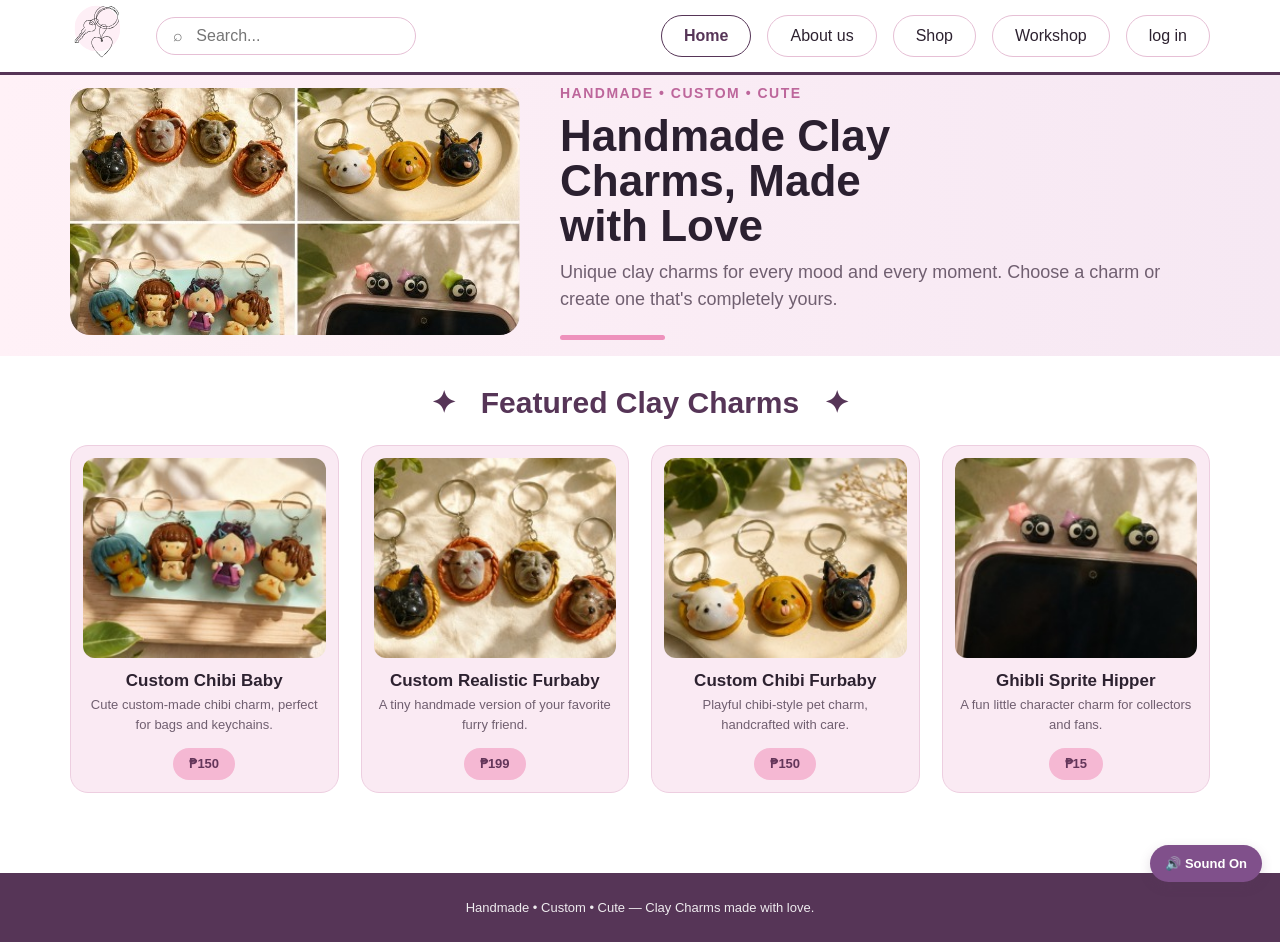
<file: index.html>
<!DOCTYPE html>
<html lang="en">
<head>
<meta charset="UTF-8">
<meta name="viewport" content="width=device-width, initial-scale=1.0">
<title>Home | Clay Charm</title>
<link rel="stylesheet" href="style.css">
</head>
<body>

<header>
  <div class="container navbar">
    <a href="index.html"><img class="logo" src="images/logo.png" alt="Clay Charm logo"></a>
    <input class="search" type="search" placeholder="⌕   Search...">
    <button class="menu-btn" id="menuButton" aria-label="Open menu">☰</button>
    <nav class="nav-links" id="navLinks">
      <a href="index.html" class="active">Home</a>
      <a href="about.html">About us</a>
      <a href="shop.html">Shop</a>
      <a href="workshop.html">Workshop</a>
      <a href="login.html">log in</a>
    </nav>
  </div>

  <button class="sound-toggle" id="soundToggle" type="button" aria-label="Toggle sound">🔊 Sound On</button>
  <audio id="clickSound" src="click.wav" preload="auto"></audio>
</header>


<main>
<section class="hero">
  <div class="container hero-inner">
    <img class="hero-image" src="images/hero-collage.jpg" alt="Handmade clay charms collage">
    <div>
      <div class="eyebrow">HANDMADE • CUSTOM • CUTE</div>
      <h1 class="animated-text">Handmade Clay<br>Charms, Made<br>with Love</h1>
      <p>Unique clay charms for every mood and every moment. Choose a charm or create one that's completely yours.</p>
      <div class="pink-line"></div>
    </div>
  </div>
</section>
<section class="section container">
  <h2 class="section-title">✦ &nbsp; Featured Clay Charms &nbsp; ✦</h2>
  <div class="products">
    <article class="card"><img src="images/baby.jpg" alt="Custom Chibi Baby Charm"><h3>Custom Chibi Baby</h3><p>Cute custom-made chibi charm, perfect for bags and keychains.</p><span class="price">₱150</span></article>
    <article class="card"><img src="images/realistic-furbaby.jpg" alt="Custom Realistic Furbaby Charm"><h3>Custom Realistic Furbaby</h3><p>A tiny handmade version of your favorite furry friend.</p><span class="price">₱199</span></article>
    <article class="card"><img src="images/chibi-furbaby.jpg" alt="Custom Chibi Furbaby Charm"><h3>Custom Chibi Furbaby</h3><p>Playful chibi-style pet charm, handcrafted with care.</p><span class="price">₱150</span></article>
    <article class="card"><img src="images/sprite-hipper.jpg" alt="Ghibli Sprite Hipper Charm"><h3>Ghibli Sprite Hipper</h3><p>A fun little character charm for collectors and fans.</p><span class="price">₱15</span></article>
  </div>
</section>
</main>


<footer>
  <p>Handmade • Custom • Cute — Clay Charms made with love.</p>
</footer>

<script src="script.js"></script>
</body>
</html>
</file>
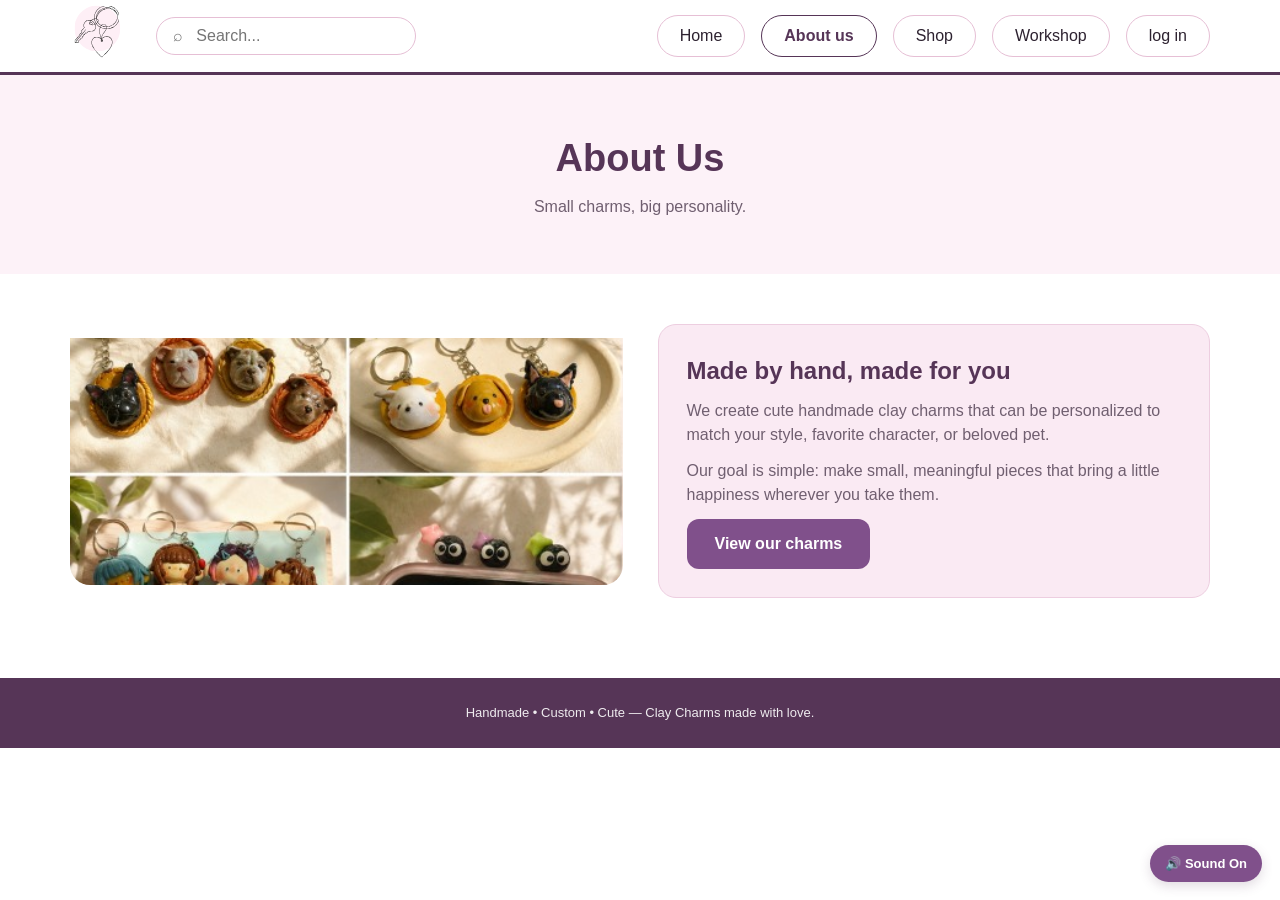
<file: about.html>
<!DOCTYPE html>
<html lang="en">
<head>
<meta charset="UTF-8">
<meta name="viewport" content="width=device-width, initial-scale=1.0">
<title>About Us | Clay Charm</title>
<link rel="stylesheet" href="style.css">
</head>
<body>

<header>
  <div class="container navbar">
    <a href="index.html"><img class="logo" src="images/logo.png" alt="Clay Charm logo"></a>
    <input class="search" type="search" placeholder="⌕   Search...">
    <button class="menu-btn" id="menuButton" aria-label="Open menu">☰</button>
    <nav class="nav-links" id="navLinks">
      <a href="index.html">Home</a>
      <a href="about.html" class="active">About us</a>
      <a href="shop.html">Shop</a>
      <a href="workshop.html">Workshop</a>
      <a href="login.html">log in</a>
    </nav>
  </div>

  <button class="sound-toggle" id="soundToggle" type="button" aria-label="Toggle sound">🔊 Sound On</button>
  <audio id="clickSound" src="click.wav" preload="auto"></audio>
</header>


<main>
<section class="page-banner"><div class="container"><h1>About Us</h1><p>Small charms, big personality.</p></div></section>
<section class="content container">
  <div class="two-col">
    <img class="hero-image" src="images/hero-collage.jpg" alt="Our handmade clay charms collection">
    <div class="content-box">
      <h2>Made by hand, made for you</h2>
      <p>We create cute handmade clay charms that can be personalized to match your style, favorite character, or beloved pet.</p>
      <p>Our goal is simple: make small, meaningful pieces that bring a little happiness wherever you take them.</p>
      <a class="btn" href="shop.html">View our charms</a>
    </div>
  </div>
</section>
</main>


<footer>
  <p>Handmade • Custom • Cute — Clay Charms made with love.</p>
</footer>

<script src="script.js"></script>
</body>
</html>
</file>
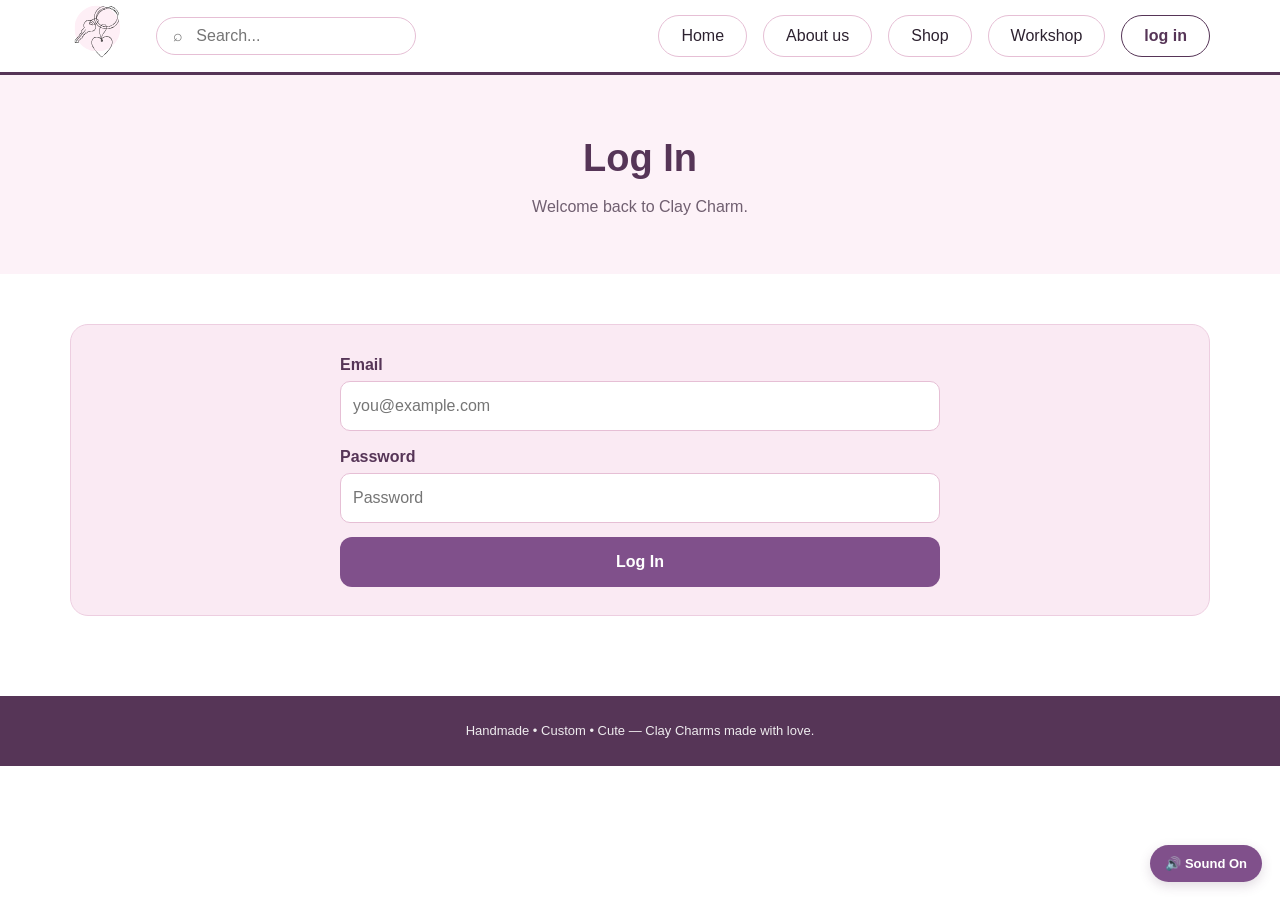
<file: login.html>
<!DOCTYPE html>
<html lang="en">
<head>
<meta charset="UTF-8">
<meta name="viewport" content="width=device-width, initial-scale=1.0">
<title>Log In | Clay Charm</title>
<link rel="stylesheet" href="style.css">
</head>
<body>

<header>
  <div class="container navbar">
    <a href="index.html"><img class="logo" src="images/logo.png" alt="Clay Charm logo"></a>
    <input class="search" type="search" placeholder="⌕   Search...">
    <button class="menu-btn" id="menuButton" aria-label="Open menu">☰</button>
    <nav class="nav-links" id="navLinks">
      <a href="index.html">Home</a>
      <a href="about.html">About us</a>
      <a href="shop.html">Shop</a>
      <a href="workshop.html">Workshop</a>
      <a href="login.html" class="active">log in</a>
    </nav>
  </div>

  <button class="sound-toggle" id="soundToggle" type="button" aria-label="Toggle sound">🔊 Sound On</button>
  <audio id="clickSound" src="click.wav" preload="auto"></audio>
</header>


<main>
<section class="page-banner"><div class="container"><h1>Log In</h1><p>Welcome back to Clay Charm.</p></div></section>
<section class="content container">
  <div class="content-box">
    <form>
      <div><label for="email">Email</label><input id="email" type="email" required placeholder="you@example.com"></div>
      <div><label for="password">Password</label><input id="password" type="password" required placeholder="Password"></div>
      <button class="btn" type="submit">Log In</button>
    </form>
  </div>
</section>
</main>


<footer>
  <p>Handmade • Custom • Cute — Clay Charms made with love.</p>
</footer>

<script src="script.js"></script>
</body>
</html>
</file>
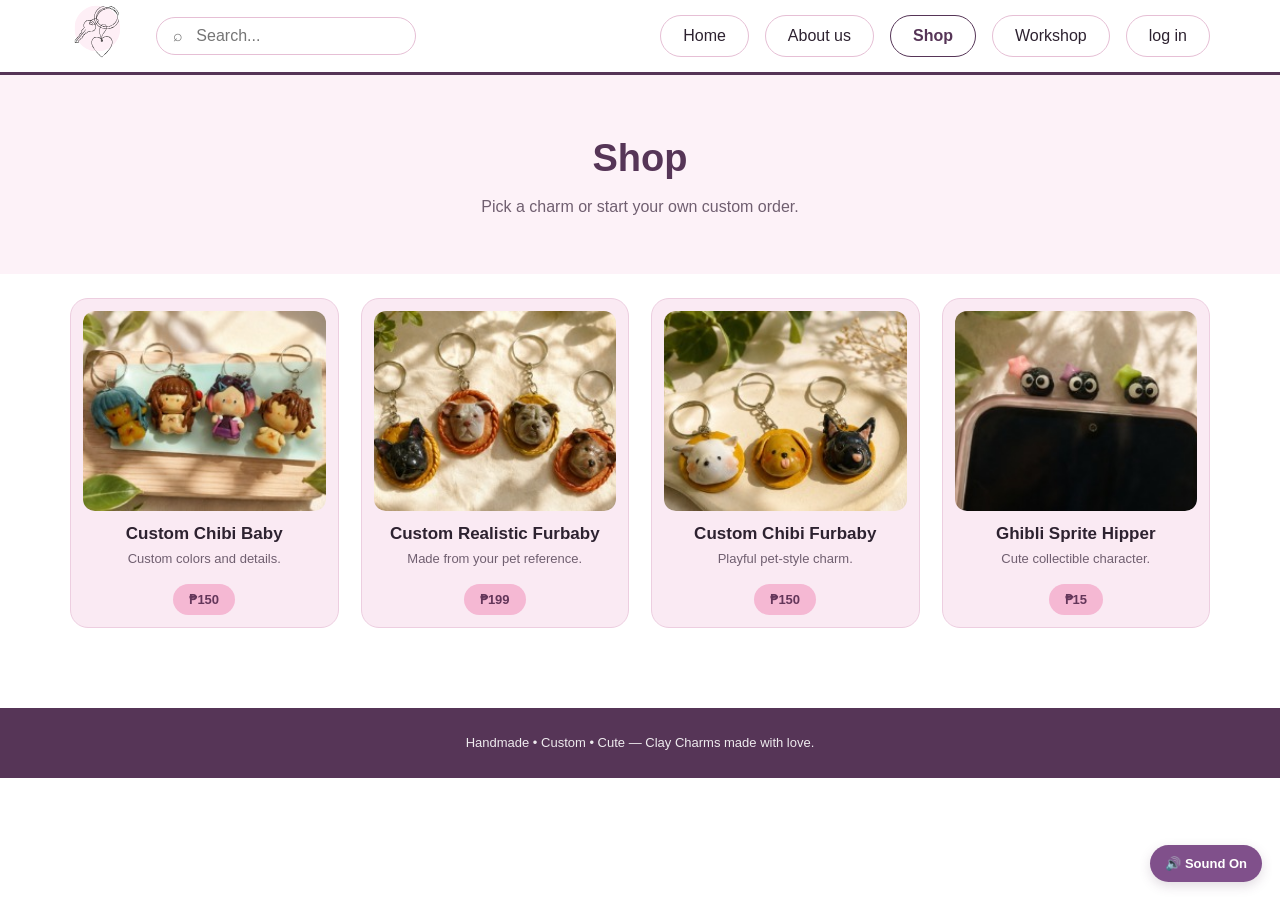
<file: shop.html>
<!DOCTYPE html>
<html lang="en">
<head>
<meta charset="UTF-8">
<meta name="viewport" content="width=device-width, initial-scale=1.0">
<title>Shop | Clay Charm</title>
<link rel="stylesheet" href="style.css">
</head>
<body>

<header>
  <div class="container navbar">
    <a href="index.html"><img class="logo" src="images/logo.png" alt="Clay Charm logo"></a>
    <input class="search" type="search" placeholder="⌕   Search...">
    <button class="menu-btn" id="menuButton" aria-label="Open menu">☰</button>
    <nav class="nav-links" id="navLinks">
      <a href="index.html">Home</a>
      <a href="about.html">About us</a>
      <a href="shop.html" class="active">Shop</a>
      <a href="workshop.html">Workshop</a>
      <a href="login.html">log in</a>
    </nav>
  </div>

  <button class="sound-toggle" id="soundToggle" type="button" aria-label="Toggle sound">🔊 Sound On</button>
  <audio id="clickSound" src="click.wav" preload="auto"></audio>
</header>


<main>
<section class="page-banner"><div class="container"><h1>Shop</h1><p>Pick a charm or start your own custom order.</p></div></section>
<section class="section container">
  <div class="products">
    <article class="card"><img src="images/baby.jpg" alt="Custom Chibi Baby Charm"><h3>Custom Chibi Baby</h3><p>Custom colors and details.</p><span class="price">₱150</span></article>
    <article class="card"><img src="images/realistic-furbaby.jpg" alt="Custom Realistic Furbaby Charm"><h3>Custom Realistic Furbaby</h3><p>Made from your pet reference.</p><span class="price">₱199</span></article>
    <article class="card"><img src="images/chibi-furbaby.jpg" alt="Custom Chibi Furbaby Charm"><h3>Custom Chibi Furbaby</h3><p>Playful pet-style charm.</p><span class="price">₱150</span></article>
    <article class="card"><img src="images/sprite-hipper.jpg" alt="Ghibli Sprite Hipper Charm"><h3>Ghibli Sprite Hipper</h3><p>Cute collectible character.</p><span class="price">₱15</span></article>
  </div>
</section>
</main>


<footer>
  <p>Handmade • Custom • Cute — Clay Charms made with love.</p>
</footer>

<script src="script.js"></script>
</body>
</html>
</file>
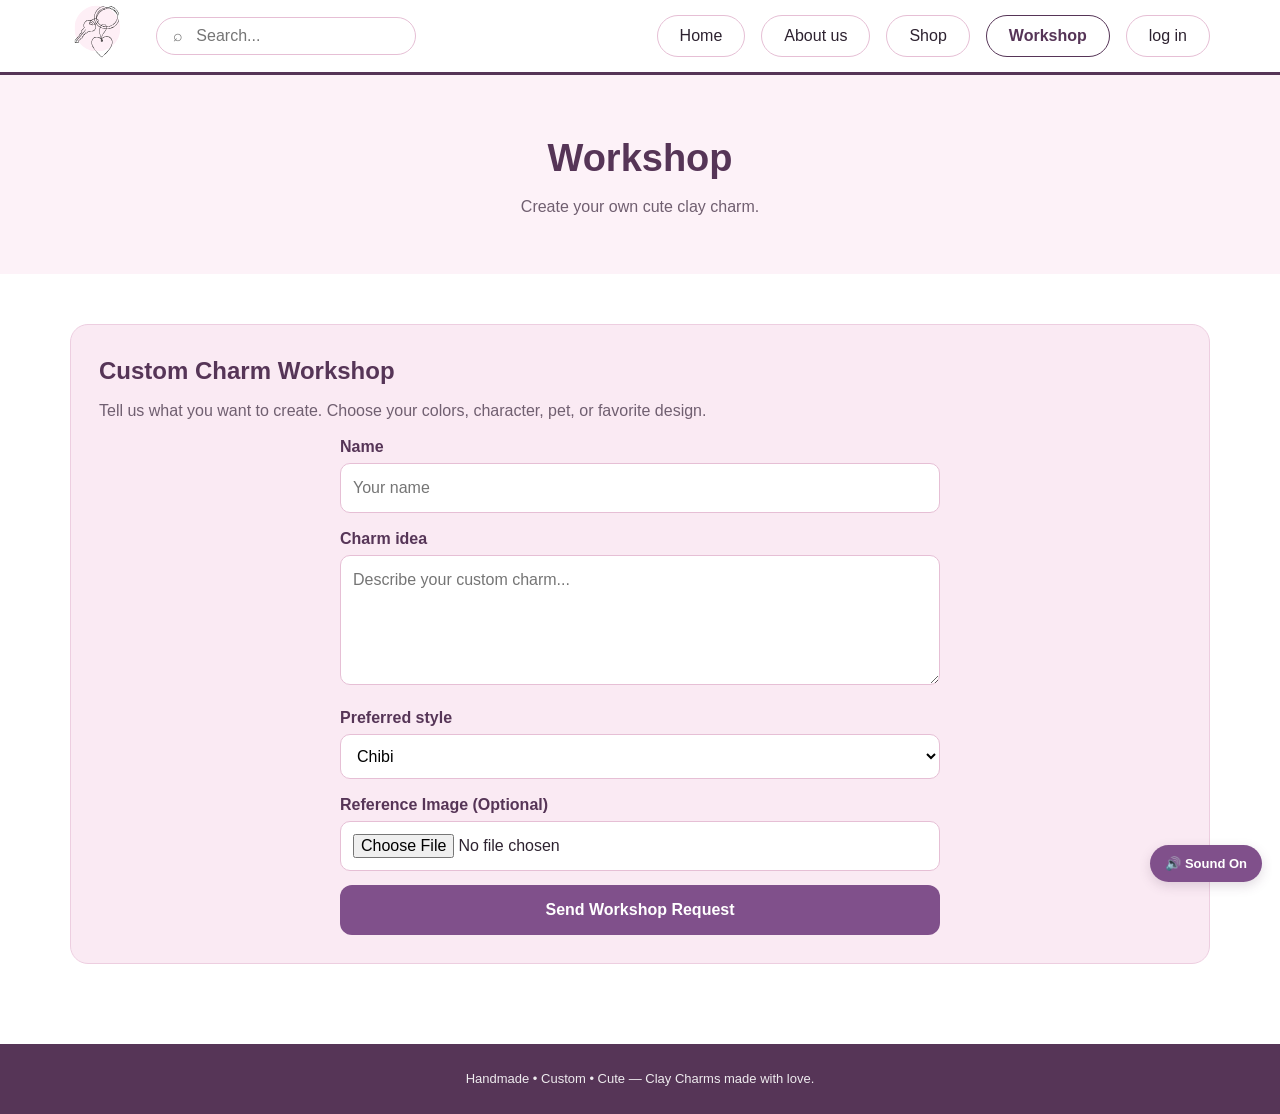
<file: workshop.html>
<!DOCTYPE html>
<html lang="en">
<head>
<meta charset="UTF-8">
<meta name="viewport" content="width=device-width, initial-scale=1.0">
<title>Workshop | Clay Charm</title>
<link rel="stylesheet" href="style.css">
</head>
<body>

<header>
  <div class="container navbar">
    <a href="index.html"><img class="logo" src="images/logo.png" alt="Clay Charm logo"></a>
    <input class="search" type="search" placeholder="⌕   Search...">
    <button class="menu-btn" id="menuButton" aria-label="Open menu">☰</button>
    <nav class="nav-links" id="navLinks">
      <a href="index.html">Home</a>
      <a href="about.html">About us</a>
      <a href="shop.html">Shop</a>
      <a href="workshop.html" class="active">Workshop</a>
      <a href="login.html">log in</a>
    </nav>
  </div>

  <button class="sound-toggle" id="soundToggle" type="button" aria-label="Toggle sound">🔊 Sound On</button>
  <audio id="clickSound" src="click.wav" preload="auto"></audio>
</header>


<main>
<section class="page-banner"><div class="container"><h1>Workshop</h1><p>Create your own cute clay charm.</p></div></section>
<section class="content container">
  <div class="content-box">
    <h2>Custom Charm Workshop</h2>
    <p>Tell us what you want to create. Choose your colors, character, pet, or favorite design.</p>
    <form>
      <div><label for="name">Name</label><input id="name" type="text" required placeholder="Your name"></div>
      <div><label for="idea">Charm idea</label><textarea id="idea" required placeholder="Describe your custom charm..."></textarea></div>
      <div><label for="style">Preferred style</label><select id="style"><option>Chibi</option><option>Realistic</option><option>Simple / Cute</option></select></div>
      <div><label for="reference">Reference Image (Optional)</label><input id="reference" type="file" accept="image/*"></div>
      <button class="btn" type="submit">Send Workshop Request</button>
    </form>
  </div>
</section>
</main>


<footer>
  <p>Handmade • Custom • Cute — Clay Charms made with love.</p>
</footer>

<script src="script.js"></script>
</body>
</html>
</file>
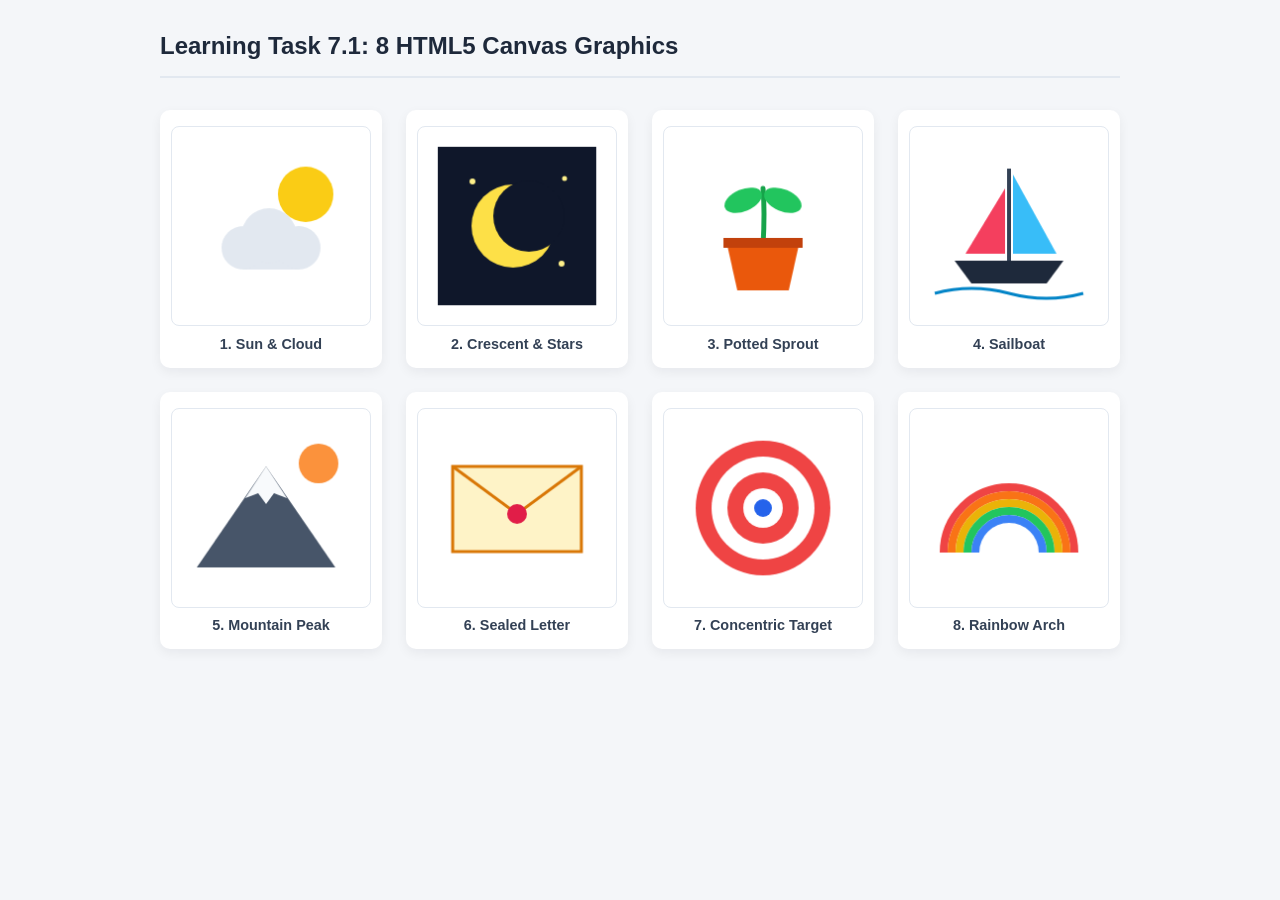
<file: Canvas/learning-task-7-1.html>
<!DOCTYPE html>
<html lang="en">
<head>
  <meta charset="UTF-8" />
  <meta name="viewport" content="width=device-width, initial-scale=1.0" />
  <title>Learning Task 7.1 - HTML5 Canvas Art</title>
  <style>
    * {
      box-sizing: border-box;
      margin: 0;
      padding: 0;
    }

    body {
      font-family: 'Segoe UI', Tahoma, Geneva, Verdana, sans-serif;
      background-color: #f4f6f9;
      color: #1e293b;
      padding: 2rem 1rem;
    }

    header {
      max-width: 960px;
      margin: 0 auto 2rem auto;
      display: flex;
      justify-content: space-between;
      align-items: center;
      flex-wrap: wrap;
      gap: 1rem;
      border-bottom: 2px solid #e2e8f0;
      padding-bottom: 1rem;
    }

    header h1 {
      font-size: 1.5rem;
    }

    .back-btn {
      text-decoration: none;
      background-color: #1e293b;
      color: #ffffff;
      padding: 0.5rem 1rem;
      border-radius: 6px;
      font-size: 0.9rem;
    }

    .grid {
      max-width: 960px;
      margin: 0 auto;
      display: grid;
      grid-template-columns: repeat(auto-fit, minmax(210px, 1fr));
      gap: 1.5rem;
    }

    .card {
      background: #ffffff;
      border-radius: 10px;
      padding: 1rem;
      box-shadow: 0 4px 12px rgba(15, 23, 42, 0.06);
      display: flex;
      flex-direction: column;
      align-items: center;
      gap: 0.6rem;
    }

    .card span {
      font-size: 0.9rem;
      font-weight: 600;
      color: #334155;
    }

    canvas {
      width: 200px;
      height: 200px;
      border: 1px solid #e2e8f0;
      border-radius: 8px;
      background-color: #ffffff;
    }
  </style>
</head>
<body>

  <header>
    <h1>Learning Task 7.1: 8 HTML5 Canvas Graphics</h1>

  </header>

  <main class="grid">
    <div class="card">
      <canvas id="art1" width="200" height="200"></canvas>
      <span>1. Sun & Cloud</span>
    </div>

    <div class="card">
      <canvas id="art2" width="200" height="200"></canvas>
      <span>2. Crescent & Stars</span>
    </div>

    <div class="card">
      <canvas id="art3" width="200" height="200"></canvas>
      <span>3. Potted Sprout</span>
    </div>

    <div class="card">
      <canvas id="art4" width="200" height="200"></canvas>
      <span>4. Sailboat</span>
    </div>

    <div class="card">
      <canvas id="art5" width="200" height="200"></canvas>
      <span>5. Mountain Peak</span>
    </div>

    <div class="card">
      <canvas id="art6" width="200" height="200"></canvas>
      <span>6. Sealed Letter</span>
    </div>

    <div class="card">
      <canvas id="art7" width="200" height="200"></canvas>
      <span>7. Concentric Target</span>
    </div>

    <div class="card">
      <canvas id="art8" width="200" height="200"></canvas>
      <span>8. Rainbow Arch</span>
    </div>
  </main>

  <script>
    // 1. Sun & Cloud
    (() => {
      const ctx = document.getElementById('art1').getContext('2d');
      ctx.fillStyle = '#facc15';
      ctx.beginPath();
      ctx.arc(135, 68, 28, 0, Math.PI * 2);
      ctx.fill();

      ctx.fillStyle = '#e2e8f0';
      ctx.beginPath();
      ctx.arc(72, 122, 22, 0, Math.PI * 2);
      ctx.arc(98, 110, 28, 0, Math.PI * 2);
      ctx.arc(128, 122, 22, 0, Math.PI * 2);
      ctx.fillRect(72, 120, 56, 24);
      ctx.fill();
    })();

    // 2. Crescent & Stars
    (() => {
      const ctx = document.getElementById('art2').getContext('2d');
      ctx.fillStyle = '#0f172a';
      ctx.fillRect(20, 20, 160, 160);

      ctx.fillStyle = '#fde047';
      ctx.beginPath();
      ctx.arc(96, 100, 42, 0, Math.PI * 2);
      ctx.fill();

      ctx.fillStyle = '#0f172a';
      ctx.beginPath();
      ctx.arc(112, 90, 36, 0, Math.PI * 2);
      ctx.fill();

      const stars = [[55, 55, 3], [148, 52, 2.5], [145, 138, 3]];
      ctx.fillStyle = '#fef08a';
      stars.forEach(([x, y, r]) => {
        ctx.beginPath();
        ctx.arc(x, y, r, 0, Math.PI * 2);
        ctx.fill();
      });
    })();

    // 3. Potted Sprout
    (() => {
      const ctx = document.getElementById('art3').getContext('2d');
      ctx.strokeStyle = '#16a34a';
      ctx.lineWidth = 5;
      ctx.lineCap = 'round';
      ctx.beginPath();
      ctx.moveTo(100, 120);
      ctx.quadraticCurveTo(102, 85, 100, 62);
      ctx.stroke();

      ctx.fillStyle = '#22c55e';
      ctx.beginPath();
      ctx.ellipse(80, 74, 20, 11, -0.4, 0, Math.PI * 2);
      ctx.fill();

      ctx.beginPath();
      ctx.ellipse(120, 74, 20, 11, 0.4, 0, Math.PI * 2);
      ctx.fill();

      ctx.fillStyle = '#ea580c';
      ctx.beginPath();
      ctx.moveTo(64, 120);
      ctx.lineTo(136, 120);
      ctx.lineTo(126, 165);
      ctx.lineTo(74, 165);
      ctx.closePath();
      ctx.fill();

      ctx.fillStyle = '#c2410c';
      ctx.fillRect(60, 112, 80, 10);
    })();

    // 4. Sailboat
    (() => {
      const ctx = document.getElementById('art4').getContext('2d');
      ctx.strokeStyle = '#334155';
      ctx.lineWidth = 4;
      ctx.beginPath();
      ctx.moveTo(100, 42);
      ctx.lineTo(100, 135);
      ctx.stroke();

      ctx.fillStyle = '#38bdf8';
      ctx.beginPath();
      ctx.moveTo(104, 48);
      ctx.lineTo(148, 128);
      ctx.lineTo(104, 128);
      ctx.closePath();
      ctx.fill();

      ctx.fillStyle = '#f43f5e';
      ctx.beginPath();
      ctx.moveTo(96, 62);
      ctx.lineTo(56, 128);
      ctx.lineTo(96, 128);
      ctx.closePath();
      ctx.fill();

      ctx.fillStyle = '#1e293b';
      ctx.beginPath();
      ctx.moveTo(45, 135);
      ctx.lineTo(155, 135);
      ctx.lineTo(138, 158);
      ctx.lineTo(62, 158);
      ctx.closePath();
      ctx.fill();

      ctx.strokeStyle = '#0284c7';
      ctx.lineWidth = 3;
      ctx.beginPath();
      ctx.moveTo(25, 168);
      ctx.quadraticCurveTo(62, 158, 100, 168);
      ctx.quadraticCurveTo(138, 178, 175, 168);
      ctx.stroke();
    })();

    // 5. Mountain Peak
    (() => {
      const ctx = document.getElementById('art5').getContext('2d');
      ctx.fillStyle = '#fb923c';
      ctx.beginPath();
      ctx.arc(148, 55, 20, 0, Math.PI * 2);
      ctx.fill();

      ctx.fillStyle = '#475569';
      ctx.beginPath();
      ctx.moveTo(25, 160);
      ctx.lineTo(95, 58);
      ctx.lineTo(165, 160);
      ctx.closePath();
      ctx.fill();

      ctx.fillStyle = '#f8fafc';
      ctx.beginPath();
      ctx.moveTo(95, 58);
      ctx.lineTo(116, 90);
      ctx.lineTo(103, 85);
      ctx.lineTo(95, 96);
      ctx.lineTo(87, 85);
      ctx.lineTo(74, 90);
      ctx.closePath();
      ctx.fill();
    })();

    // 6. Sealed Letter
    (() => {
      const ctx = document.getElementById('art6').getContext('2d');
      ctx.fillStyle = '#fef3c7';
      ctx.strokeStyle = '#d97706';
      ctx.lineWidth = 3;
      ctx.fillRect(35, 58, 130, 86);
      ctx.strokeRect(35, 58, 130, 86);

      ctx.beginPath();
      ctx.moveTo(35, 58);
      ctx.lineTo(100, 106);
      ctx.lineTo(165, 58);
      ctx.stroke();

      ctx.fillStyle = '#e11d48';
      ctx.beginPath();
      ctx.arc(100, 106, 10, 0, Math.PI * 2);
      ctx.fill();
    })();

    // 7. Concentric Target
    (() => {
      const ctx = document.getElementById('art7').getContext('2d');
      const rings = [
        [68, '#ef4444'],
        [52, '#ffffff'],
        [36, '#ef4444'],
        [20, '#ffffff'],
        [9, '#2563eb']
      ];
      rings.forEach(([r, color]) => {
        ctx.fillStyle = color;
        ctx.beginPath();
        ctx.arc(100, 100, r, 0, Math.PI * 2);
        ctx.fill();
      });
    })();

    // 8. Rainbow Arch
    (() => {
      const ctx = document.getElementById('art8').getContext('2d');
      const bands = [
        [66, '#ef4444'],
        [58, '#f97316'],
        [50, '#eab308'],
        [42, '#22c55e'],
        [34, '#3b82f6']
      ];
      ctx.lineWidth = 8;
      bands.forEach(([r, color]) => {
        ctx.strokeStyle = color;
        ctx.beginPath();
        ctx.arc(100, 145, r, Math.PI, 0);
        ctx.stroke();
      });
    })();
  </script>

</body>
</html>
</file>
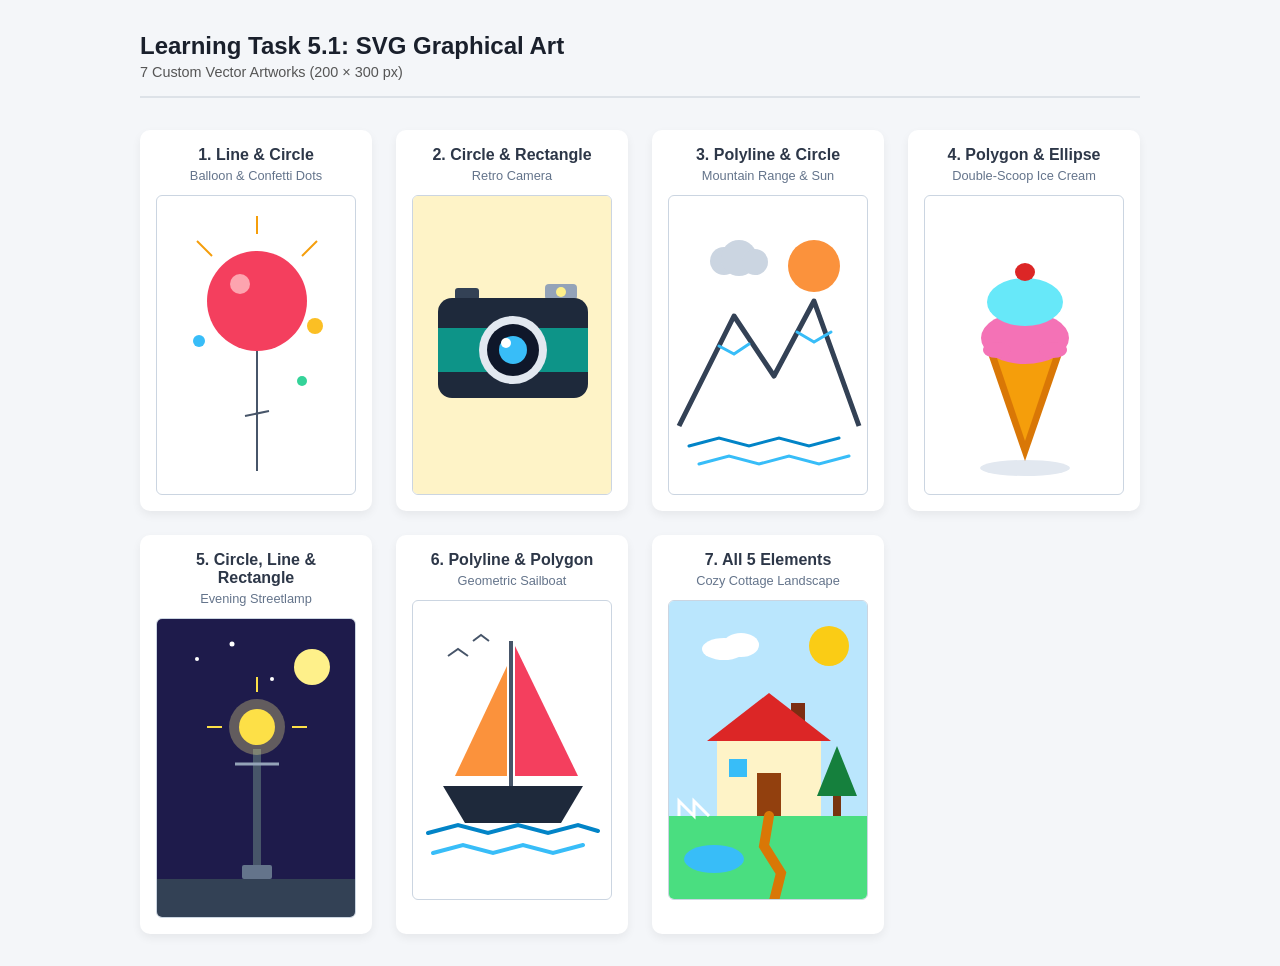
<file: SVG/learning-task-5-1.html>
<!DOCTYPE html>
<html lang="en">
<head>
  <meta charset="UTF-8" />
  <meta name="viewport" content="width=device-width, initial-scale=1.0" />
  <title>Learning Task 5.1 - SVG Graphical Art</title>
  <style>
    * {
      box-sizing: border-box;
      margin: 0;
      padding: 0;
    }

    body {
      font-family: 'Segoe UI', Tahoma, Geneva, Verdana, sans-serif;
      background-color: #f4f6f9;
      color: #222;
      padding: 2rem 1rem;
    }

    header {
      max-width: 1000px;
      margin: 0 auto 2rem auto;
      display: flex;
      justify-content: space-between;
      align-items: center;
      flex-wrap: wrap;
      gap: 1rem;
      border-bottom: 2px solid #dde2e8;
      padding-bottom: 1rem;
    }

    header h1 {
      font-size: 1.5rem;
      color: #1a202c;
    }

    header p {
      font-size: 0.9rem;
      color: #555;
      margin-top: 0.25rem;
    }

    .back-btn {
      text-decoration: none;
      background-color: #2d3748;
      color: #fff;
      padding: 0.5rem 1rem;
      border-radius: 6px;
      font-size: 0.9rem;
      transition: background-color 0.2s;
    }

    .back-btn:hover {
      background-color: #4a5568;
    }

    .gallery {
      max-width: 1000px;
      margin: 0 auto;
      display: grid;
      grid-template-columns: repeat(auto-fit, minmax(230px, 1fr));
      gap: 1.5rem;
    }

    .card {
      background: #ffffff;
      border-radius: 10px;
      padding: 1rem;
      box-shadow: 0 4px 10px rgba(0, 0, 0, 0.06);
      display: flex;
      flex-direction: column;
      align-items: center;
      text-align: center;
    }

    .card h2 {
      font-size: 1rem;
      margin-bottom: 0.25rem;
      color: #2d3748;
    }

    .card span {
      font-size: 0.8rem;
      color: #64748b;
      margin-bottom: 0.75rem;
    }

    svg {
      border: 1px solid #cbd5e1;
      border-radius: 6px;
      background-color: #ffffff;
    }
  </style>
</head>
<body>

  <header>
    <div>
      <h1>Learning Task 5.1: SVG Graphical Art</h1>
      <p>7 Custom Vector Artworks (200 × 300 px)</p>
    </div>
  </header>

  <main class="gallery">

    <!-- 1. Line and Circle: Balloon on a String -->
    <div class="card">
      <h2>1. Line & Circle</h2>
      <span>Balloon & Confetti Dots</span>
      <svg width="200" height="300" xmlns="http://www.w3.org/2000/svg">
        <!-- String & Rays (Lines) -->
        <line x1="100" y1="155" x2="100" y2="275" stroke="#475569" stroke-width="2" />
        <line x1="88" y1="220" x2="112" y2="215" stroke="#475569" stroke-width="2" />
        <line x1="40" y1="45" x2="55" y2="60" stroke="#f59e0b" stroke-width="2" />
        <line x1="160" y1="45" x2="145" y2="60" stroke="#f59e0b" stroke-width="2" />
        <line x1="100" y1="20" x2="100" y2="38" stroke="#f59e0b" stroke-width="2" />

        <!-- Balloon & Highlights (Circles) -->
        <circle cx="100" cy="105" r="50" fill="#f43f5e" />
        <circle cx="83" cy="88" r="10" fill="#fda4af" />
        <circle cx="42" cy="145" r="6" fill="#38bdf8" />
        <circle cx="158" cy="130" r="8" fill="#fbbf24" />
        <circle cx="145" cy="185" r="5" fill="#34d399" />
      </svg>
    </div>

    <!-- 2. Circle and Rectangle: Retro Camera -->
    <div class="card">
      <h2>2. Circle & Rectangle</h2>
      <span>Retro Camera</span>
      <svg width="200" height="300" xmlns="http://www.w3.org/2000/svg">
        <!-- Background Accent -->
        <rect x="0" y="0" width="200" height="300" fill="#fef3c7" />

        <!-- Camera Top Button & Flash -->
        <rect x="42" y="92" width="24" height="12" rx="3" fill="#334155" />
        <rect x="132" y="88" width="32" height="16" rx="4" fill="#94a3b8" />

        <!-- Camera Body -->
        <rect x="25" y="102" width="150" height="100" rx="14" fill="#1e293b" />
        <rect x="25" y="132" width="150" height="44" fill="#0d9488" />

        <!-- Flash Bulb & Lens -->
        <circle cx="148" cy="96" r="5" fill="#fef08a" />
        <circle cx="100" cy="154" r="34" fill="#e2e8f0" />
        <circle cx="100" cy="154" r="26" fill="#0f172a" />
        <circle cx="100" cy="154" r="14" fill="#38bdf8" />
        <circle cx="93" cy="147" r="5" fill="#ffffff" />
      </svg>
    </div>

    <!-- 3. Polyline and Circle: Mountain Peaks & Sun -->
    <div class="card">
      <h2>3. Polyline & Circle</h2>
      <span>Mountain Range & Sun</span>
      <svg width="200" height="300" xmlns="http://www.w3.org/2000/svg">
        <!-- Sun & Clouds (Circles) -->
        <circle cx="145" cy="70" r="26" fill="#fb923c" />
        <circle cx="55" cy="65" r="14" fill="#cbd5e1" />
        <circle cx="70" cy="62" r="18" fill="#cbd5e1" />
        <circle cx="86" cy="66" r="13" fill="#cbd5e1" />

        <!-- Mountain Ridge & Snow Lines (Polylines) -->
        <polyline points="10,230 65,120 105,180 145,105 190,230" fill="none" stroke="#334155" stroke-width="5" stroke-linejoin="round" />
        <polyline points="50,150 65,158 80,148" fill="none" stroke="#38bdf8" stroke-width="3" stroke-linecap="round" />
        <polyline points="128,136 145,146 162,136" fill="none" stroke="#38bdf8" stroke-width="3" stroke-linecap="round" />

        <!-- River Waves (Polylines) -->
        <polyline points="20,250 50,242 80,250 110,242 140,250 170,242" fill="none" stroke="#0284c7" stroke-width="3" stroke-linecap="round" />
        <polyline points="30,268 60,260 90,268 120,260 150,268 180,260" fill="none" stroke="#38bdf8" stroke-width="3" stroke-linecap="round" />
      </svg>
    </div>

    <!-- 4. Polygon and Ellipse: Ice Cream Cone -->
    <div class="card">
      <h2>4. Polygon & Ellipse</h2>
      <span>Double-Scoop Ice Cream</span>
      <svg width="200" height="300" xmlns="http://www.w3.org/2000/svg">
        <!-- Soft Background Shadow -->
        <ellipse cx="100" cy="272" rx="45" ry="8" fill="#e2e8f0" />

        <!-- Cone (Polygon) -->
        <polygon points="62,155 138,155 100,265" fill="#d97706" />
        <polygon points="72,162 128,162 100,245" fill="#f59e0b" />

        <!-- Ice Cream Scoops & Cherry (Ellipses) -->
        <ellipse cx="100" cy="142" rx="44" ry="26" fill="#f472b6" />
        <ellipse cx="72" cy="154" rx="14" ry="8" fill="#f472b6" />
        <ellipse cx="128" cy="154" rx="14" ry="8" fill="#f472b6" />

        <ellipse cx="100" cy="106" rx="38" ry="24" fill="#67e8f9" />
        <ellipse cx="100" cy="76" rx="10" ry="9" fill="#dc2626" />
      </svg>
    </div>

    <!-- 5. Circle, Line and Rectangle: Streetlamp -->
    <div class="card">
      <h2>5. Circle, Line & Rectangle</h2>
      <span>Evening Streetlamp</span>
      <svg width="200" height="300" xmlns="http://www.w3.org/2000/svg">
        <!-- Night Sky & Ground (Rectangles) -->
        <rect x="0" y="0" width="200" height="260" fill="#1e1b4b" />
        <rect x="0" y="260" width="200" height="40" fill="#334155" />

        <!-- Moon & Stars (Circles) -->
        <circle cx="155" cy="48" r="18" fill="#fef08a" />
        <circle cx="40" cy="40" r="2" fill="#ffffff" />
        <circle cx="75" cy="25" r="2.5" fill="#ffffff" />
        <circle cx="115" cy="60" r="2" fill="#ffffff" />

        <!-- Lamp Post & Base (Rectangles) -->
        <rect x="85" y="246" width="30" height="14" rx="2" fill="#64748b" />
        <rect x="96" y="130" width="8" height="116" fill="#475569" />

        <!-- Crossbar & Light Rays (Lines) -->
        <line x1="78" y1="145" x2="122" y2="145" stroke="#94a3b8" stroke-width="3" />
        <line x1="65" y1="108" x2="50" y2="108" stroke="#fde047" stroke-width="2" />
        <line x1="135" y1="108" x2="150" y2="108" stroke="#fde047" stroke-width="2" />
        <line x1="100" y1="73" x2="100" y2="58" stroke="#fde047" stroke-width="2" />

        <!-- Glowing Lamp Globe (Circles) -->
        <circle cx="100" cy="108" r="28" fill="#fef08a" fill-opacity="0.3" />
        <circle cx="100" cy="108" r="18" fill="#fde047" />
      </svg>
    </div>

    <!-- 6. Polyline and Polygon: Sailboat on Waves -->
    <div class="card">
      <h2>6. Polyline & Polygon</h2>
      <span>Geometric Sailboat</span>
      <svg width="200" height="300" xmlns="http://www.w3.org/2000/svg">
        <!-- Main Sail, Jib Sail & Hull (Polygons) -->
        <polygon points="102,45 102,175 165,175" fill="#f43f5e" />
        <polygon points="94,65 94,175 42,175" fill="#fb923c" />
        <polygon points="30,185 170,185 148,222 52,222" fill="#1e293b" />
        <polygon points="96,40 100,40 100,185 96,185" fill="#475569" />

        <!-- Flying Birds (Polylines) -->
        <polyline points="35,55 45,48 55,55" fill="none" stroke="#475569" stroke-width="2" />
        <polyline points="60,40 68,34 76,40" fill="none" stroke="#475569" stroke-width="2" />

        <!-- Ocean Waves (Polylines) -->
        <polyline points="15,232 45,224 75,232 105,224 135,232 165,224 185,230" fill="none" stroke="#0284c7" stroke-width="4" stroke-linecap="round" />
        <polyline points="20,252 50,244 80,252 110,244 140,252 170,244" fill="none" stroke="#38bdf8" stroke-width="4" stroke-linecap="round" />
      </svg>
    </div>

    <!-- 7. Circle, Rectangle, Polyline, Polygon and Ellipse: Cottage Scene -->
    <div class="card">
      <h2>7. All 5 Elements</h2>
      <span>Cozy Cottage Landscape</span>
      <svg width="200" height="300" xmlns="http://www.w3.org/2000/svg">
        <!-- Sky & Lawn (Rectangles) -->
        <rect x="0" y="0" width="200" height="215" fill="#bae6fd" />
        <rect x="0" y="215" width="200" height="85" fill="#4ade80" />

        <!-- Sun (Circle) & Puffy Cloud (Ellipses) -->
        <circle cx="160" cy="45" r="20" fill="#facc15" />
        <ellipse cx="55" cy="48" rx="22" ry="11" fill="#ffffff" />
        <ellipse cx="72" cy="44" rx="18" ry="12" fill="#ffffff" />

        <!-- House Walls, Door, Window & Chimney (Rectangles) -->
        <rect x="122" y="102" width="14" height="30" fill="#7c2d12" />
        <rect x="48" y="140" width="104" height="75" fill="#fef3c7" />
        <rect x="88" y="172" width="24" height="43" fill="#92400e" />
        <rect x="60" y="158" width="18" height="18" fill="#38bdf8" />

        <!-- Roof & Pine Tree (Polygons) -->
        <polygon points="38,140 100,92 162,140" fill="#dc2626" />
        <polygon points="168,145 148,195 188,195" fill="#15803d" />
        <rect x="164" y="195" width="8" height="20" fill="#78350f" />

        <!-- Garden Pond (Ellipse) & Garden Path / Fence (Polylines) -->
        <ellipse cx="45" cy="258" rx="30" ry="14" fill="#38bdf8" />
        <polyline points="100,215 95,245 112,272 105,300" fill="none" stroke="#d97706" stroke-width="10" stroke-linecap="round" />
        <polyline points="10,215 10,200 25,215 25,200 40,215" fill="none" stroke="#ffffff" stroke-width="3" />
      </svg>
    </div>

  </main>

</body>
</html>
</file>
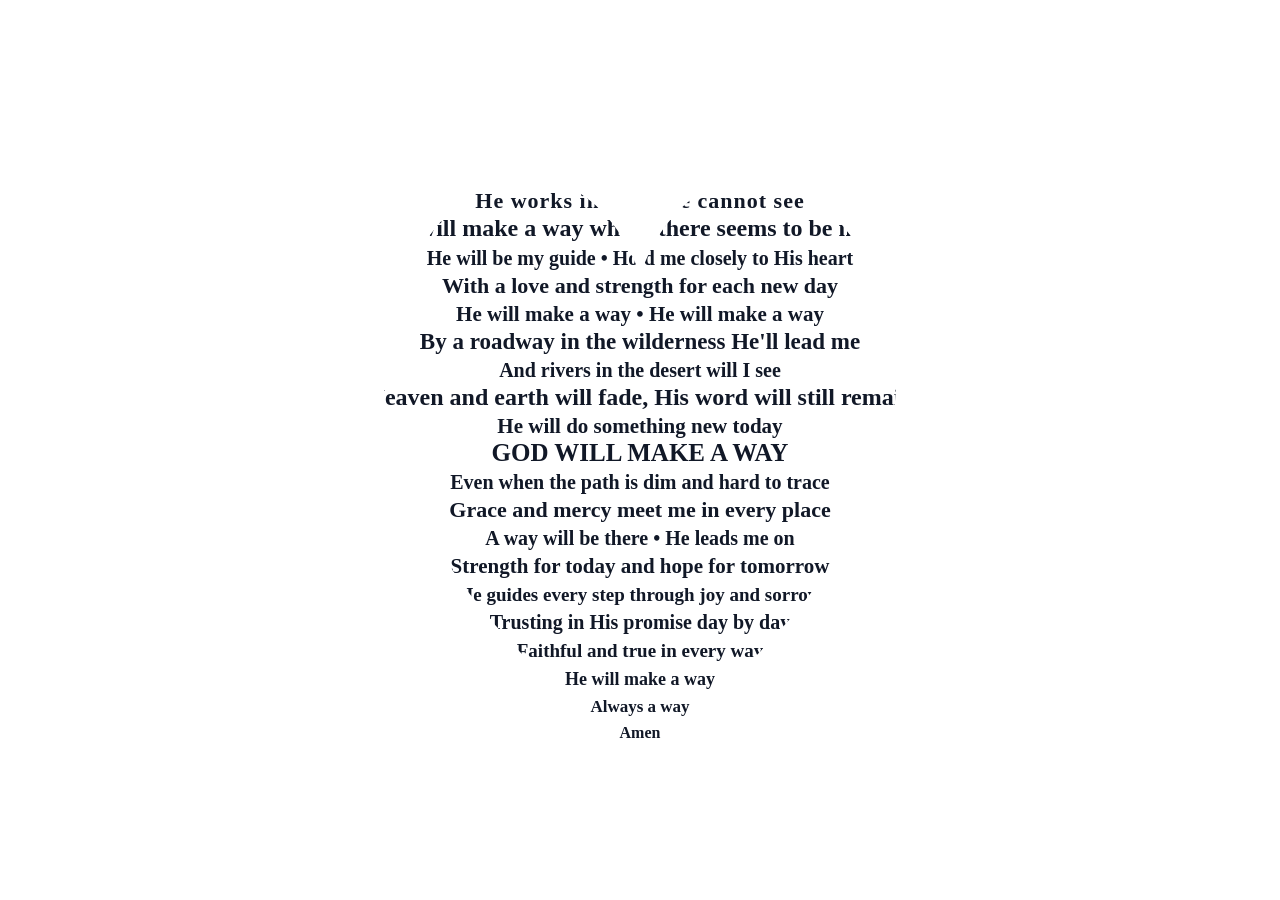
<file: SVG/learning-task-6-1.html>
<!DOCTYPE html>
<html lang="en">
<head>
  <meta charset="UTF-8" />
  <meta name="viewport" content="width=device-width, initial-scale=1.0" />
  <title>Learning Task 6.1 - God Will Make a Way</title>
  <style>
    * {
      box-sizing: border-box;
      margin: 0;
      padding: 0;
    }

    body {
      background-color: #ffffff;
      display: flex;
      justify-content: center;
      align-items: center;
      min-height: 100vh;
    }

    svg {
      width: 900px;
      height: 780px;
      max-width: 100%;
      background-color: transparent;
    }
  </style>
</head>
<body>

  <svg width="900" height="780" viewBox="0 0 900 780" xmlns="http://www.w3.org/2000/svg">
    <defs>
      <!-- Path defining the heart symbol shape -->
      <path id="heart-shape-path"
            d="M 450 695
               C 210 520, 135 320, 240 175
               C 315 75, 415 115, 450 215
               C 485 115, 585 75, 660 175
               C 765 320, 690 520, 450 695 Z" />

      <!-- Clip path to shape the stacked lyric lines tightly into the heart -->
      <clipPath id="heart-text-clip">
        <use href="#heart-shape-path" />
      </clipPath>
    </defs>

    <!-- Invisible/unfilled path symbol reference -->
    <use href="#heart-shape-path" fill="none" />

    <!-- Compact stacked text shaped into a heart -->
    <g clip-path="url(#heart-text-clip)" text-anchor="middle" font-family="Georgia, 'Times New Roman', serif" fill="#111827">
      <text x="450" y="148" font-size="22" font-weight="700" letter-spacing="1">He works in ways we cannot see</text>
      <text x="450" y="176" font-size="24" font-weight="700">God will make a way where there seems to be no way</text>
      <text x="450" y="205" font-size="20" font-weight="600">He will be my guide • Hold me closely to His heart</text>
      <text x="450" y="233" font-size="22" font-weight="700">With a love and strength for each new day</text>
      <text x="450" y="261" font-size="21" font-weight="600">He will make a way • He will make a way</text>
      <text x="450" y="289" font-size="23" font-weight="700">By a roadway in the wilderness He'll lead me</text>
      <text x="450" y="317" font-size="20" font-weight="600">And rivers in the desert will I see</text>
      <text x="450" y="345" font-size="24" font-weight="700">Heaven and earth will fade, His word will still remain</text>
      <text x="450" y="373" font-size="21" font-weight="600">He will do something new today</text>
      <text x="450" y="401" font-size="25" font-weight="700">GOD WILL MAKE A WAY</text>
      <text x="450" y="429" font-size="20" font-weight="600">Even when the path is dim and hard to trace</text>
      <text x="450" y="457" font-size="22" font-weight="700">Grace and mercy meet me in every place</text>
      <text x="450" y="485" font-size="20" font-weight="600">A way will be there • He leads me on</text>
      <text x="450" y="513" font-size="21" font-weight="700">Strength for today and hope for tomorrow</text>
      <text x="450" y="541" font-size="19" font-weight="600">He guides every step through joy and sorrow</text>
      <text x="450" y="569" font-size="20" font-weight="700">Trusting in His promise day by day</text>
      <text x="450" y="597" font-size="19" font-weight="600">Faithful and true in every way</text>
      <text x="450" y="625" font-size="18" font-weight="700">He will make a way</text>
      <text x="450" y="652" font-size="17" font-weight="600">Always a way</text>
      <text x="450" y="678" font-size="16" font-weight="700">Amen</text>
    </g>
  </svg>

</body>
</html>
</file>
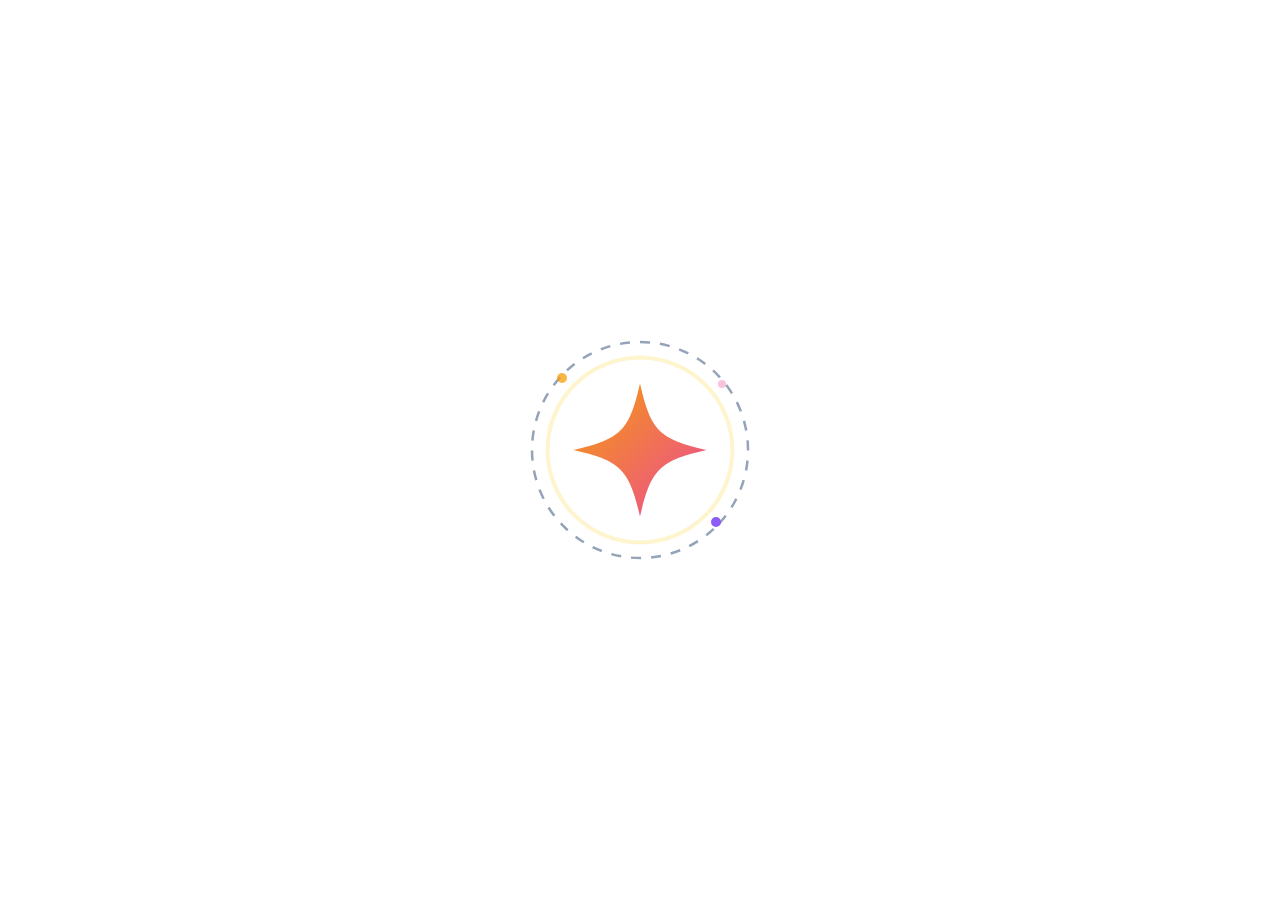
<file: SVG/learning-task-6-2.html>
<!DOCTYPE html>
<html lang="en">
<head>
  <meta charset="UTF-8" />
  <meta name="viewport" content="width=device-width, initial-scale=1.0" />
  <title>Learning Task 6.2 - Animated SVG Icon</title>
  <style>
    * {
      box-sizing: border-box;
      margin: 0;
      padding: 0;
    }

    body {
      background-color: #ffffff;
      display: flex;
      justify-content: center;
      align-items: center;
      min-height: 100vh;
    }

    svg {
      width: 300px;
      height: 300px;
      display: block;
    }
  </style>
</head>
<body>

  <svg width="300" height="300" viewBox="0 0 300 300" xmlns="http://www.w3.org/2000/svg">
    <defs>
      <linearGradient id="iconGrad" x1="0%" y1="0%" x2="100%" y2="100%">
        <stop offset="0%" stop-color="#f59e0b" />
        <stop offset="100%" stop-color="#ec4899" />
      </linearGradient>
    </defs>

    <!-- Soft pulsing glow ring -->
    <circle cx="150" cy="150" r="88" fill="none" stroke="#fde68a" stroke-width="4">
      <animate attributeName="r" values="82;94;82" dur="2.4s" repeatCount="indefinite" />
      <animate attributeName="opacity" values="0.9;0.35;0.9" dur="2.4s" repeatCount="indefinite" />
    </circle>

    <!-- Rotating dashed orbit ring -->
    <circle cx="150" cy="150" r="108" fill="none" stroke="#94a3b8" stroke-width="2.5" stroke-dasharray="10 10">
      <animateTransform attributeName="transform"
                        type="rotate"
                        from="0 150 150"
                        to="360 150 150"
                        dur="8s"
                        repeatCount="indefinite" />
    </circle>

    <!-- Main animated 4-point star icon -->
    <g transform="translate(150, 150)">
      <g>
        <path d="M 0 -62
                 C 10 -18, 18 -10, 62 0
                 C 18 10, 10 18, 0 62
                 C -10 18, -18 10, -62 0
                 C -18 -10, -10 -18, 0 -62 Z"
              fill="url(#iconGrad)" />
        <animateTransform attributeName="transform"
                          type="scale"
                          values="0.92;1.08;0.92"
                          dur="2s"
                          repeatCount="indefinite" />
      </g>
    </g>

    <!-- Small twinkling accent dots -->
    <circle cx="72" cy="78" r="5" fill="#f59e0b">
      <animate attributeName="opacity" values="0.2;1;0.2" dur="1.6s" repeatCount="indefinite" />
    </circle>
    <circle cx="232" cy="84" r="4" fill="#ec4899">
      <animate attributeName="opacity" values="1;0.2;1" dur="1.8s" repeatCount="indefinite" />
    </circle>
    <circle cx="226" cy="222" r="5" fill="#8b5cf6">
      <animate attributeName="opacity" values="0.3;1;0.3" dur="2.1s" repeatCount="indefinite" />
    </circle>
  </svg>

</body>
</html>
</file>
<file: style.css>
*{box-sizing:border-box;margin:0;padding:0}
:root{
  --pink:#fdf2f8;
  --hover-pink:#f7dce9;
  --light-pink:#fdf2f8;
  --accent:#e88bb8;
  --purple:#563557;
  --dark:#2d2230;
  --muted:#705f70;
  --border:#e6bfd5;
  --white:#fff;
}
html {
  scroll-behavior: smooth;
}
body{
  font-family:Arial,Helvetica,sans-serif;
  color:var(--dark);
  background:#fff;
  line-height:1.5;
}
a{text-decoration:none;color:inherit}
button,input,textarea,select{font:inherit}
.container{width:min(1140px,92%);margin:auto}

/* HEADER */
header{
  background:#fff;
  border-bottom:3px solid var(--purple);
  position:sticky;top:0;z-index:20;
}
.navbar{
  min-height:72px;
  display:flex;
  align-items:center;
  gap:28px;
}
.logo{width:58px;height:58px;object-fit:contain}
.search{
  width:260px;height:38px;border:1px solid var(--border);
  border-radius:25px;padding:0 16px;color:var(--muted);outline:none;
}
.nav-links{margin-left:auto;display:flex;gap:16px;align-items:center}

/* NAV LINKS - Outline by default, turns pink on hover/click */
.nav-links a {
  border: 1px solid var(--border);
  padding: 8px 22px;
  border-radius: 24px;
  background: transparent;
  color: var(--dark);
  transition: background-color 0.2s ease, border-color 0.2s ease, transform 0.1s ease;
}

/* Hover & Active/Pressed state */
.nav-links a:hover,
.nav-links a:active {
  background: var(--hover-pink);
}

/* Active Page State - distinguished outline style without permanent fill */
.nav-links a.active {
  border-color: var(--purple);
  color: var(--purple);
  font-weight: bold;
}

.menu-btn{display:none;background:none;border:0;font-size:28px;color:var(--purple);cursor:pointer}

/* HERO */
.hero{background:linear-gradient(90deg,#fff1f7,#f6e8f3);padding:8px 0 16px}
.hero-inner{display:grid;grid-template-columns:450px 1fr;gap:40px;align-items:center}
.hero-image{width:100%;height:247px;object-fit:cover;border-radius:0 0 20px 20px}
.eyebrow{color:#bd669b;font-weight:bold;letter-spacing:1.5px;font-size:14px}
.hero h1{font-size:44px;line-height:1.02;margin:10px 0;color:#2b2030}
.hero p{font-size:18px;color:var(--muted);max-width:650px}
.pink-line{width:105px;height:5px;background:#ee91bc;border-radius:5px;margin-top:22px}

/* ANIMATION */
.animated-text{
  animation:floatText 2.5s ease-in-out infinite;
}
@keyframes floatText{
  0%,100%{transform:translateY(0)}
  50%{transform:translateY(-5px)}
}

/* SMOOTH SECTION TRANSITIONS */
section, .content-box {
  animation: slideUpFade 0.6s ease-out both;
}

@keyframes slideUpFade {
  from {
    opacity: 0;
    transform: translateY(15px);
  }
  to {
    opacity: 1;
    transform: translateY(0);
  }
}

/* PRODUCTS */
.section{padding:24px 0 50px}
.section-title{text-align:center;color:var(--purple);font-size:30px;margin-bottom:20px}
.products{display:grid;grid-template-columns:repeat(4,1fr);gap:22px}
.card{
  background:#faeaf3;border:1px solid #edcee0;border-radius:18px;padding:12px;
  min-height:330px;
  overflow:hidden;
  transition:transform .25s ease, box-shadow .25s ease;
  animation:fadeInImage .8s ease both;
  display:flex;
  flex-direction:column;
  align-items:center;
  text-align:center;
}
.card:hover{
  transform:translateY(-5px);
  box-shadow:0 8px 18px rgba(86,53,87,.12);
}

/* CARD IMAGE ALIGNMENT ADJUSTMENT */
.card img {
  width: 100%;
  height: 200px;
  object-fit: cover;
  object-position: center;
  border-radius: 12px;
  display: block;
  margin: 0 auto;
}

.card img,
.hero-image{
  transition:transform .35s ease, opacity .6s ease;
}
.card:hover img{
  transform:scale(1.05);
}
.card h3{font-size:17px;margin:10px 4px 2px}
.card p{font-size:13px;color:var(--muted);margin:0 4px 14px}
.price{
  display:inline-block;background:#f5b8d3;color:#64365a;
  padding:6px 16px;border-radius:20px;font-weight:bold;font-size:13px;
  margin-top:auto;
}

@keyframes fadeInImage{
  from{opacity:0;transform:translateY(12px)}
  to{opacity:1;transform:translateY(0)}
}

/* GENERAL PAGES */
.page-banner{background:var(--light-pink);padding:55px 0;text-align:center}
.page-banner h1{font-size:38px;color:var(--purple)}
.page-banner p{color:var(--muted);margin-top:8px}
.content{padding:50px 0}
.two-col{display:grid;grid-template-columns:1fr 1fr;gap:35px;align-items:center}
.content-box{
  background:#faeaf3;border:1px solid #edcee0;border-radius:18px;padding:28px;
}
.content h2{color:var(--purple);margin-bottom:10px}
.content p{color:var(--muted);margin-bottom:12px}
.btn{
  display:inline-block;background:#80508b;color:#fff;border:0;
  padding:13px 28px;border-radius:12px;font-weight:bold;cursor:pointer;
  transition: background-color 0.2s, transform 0.1s;
}
.btn:hover {
  background:#6a3f74;
}
.btn.light{background:#ecd4e7;color:#654c63}
form{display:grid;gap:14px;max-width:600px;margin:auto}
label{font-weight:bold;color:var(--purple);display:block;margin-bottom:4px}
input,textarea,select{
  width:100%;
  border:1px solid var(--border);border-radius:10px;padding:12px;
  outline:none;background:#fff;
}
input:focus, textarea:focus, select:focus {
  border-color: var(--purple);
}
textarea{min-height:130px;resize:vertical}

/* SOUND TOGGLE BUTTON */
.sound-toggle{
  position:fixed;
  right:18px;
  bottom:18px;
  z-index:30;
  background:#80508b;
  color:#fff;
  border:0;
  border-radius:22px;
  padding:9px 15px;
  font-size:13px;
  font-weight:bold;
  cursor:pointer;
  box-shadow:0 4px 12px rgba(86,53,87,.18);
  transition:.2s;
}
.sound-toggle:hover{
  transform:translateY(-2px);
  background:#6a3f74;
}

/* FOOTER */
footer{background:#563557;color:#fff;text-align:center;padding:25px;margin-top:30px}
footer p{font-size:13px;opacity:.9}

/* MOBILE RESPONSIVENESS */
@media(max-width:900px){
  .navbar{gap:14px}
  .search{width:200px}
  .nav-links a{padding:7px 13px}
  .hero-inner{grid-template-columns:1fr 1fr;gap:18px}
  .hero h1{font-size:35px}
  .products{grid-template-columns:repeat(2,1fr)}
}
@media(max-width:650px){
  header{position:static}
  .navbar{min-height:64px;flex-wrap:wrap;padding:7px 0}
  .logo{width:48px;height:48px}
  .search{order:3;width:100%;height:36px}
  .menu-btn{display:block;margin-left:auto}
  .nav-links{
    display:none;width:100%;margin:0;flex-direction:column;align-items:stretch;
  }
  .nav-links.show{display:flex}
  .nav-links a{text-align:center;margin-bottom:4px}
  .hero{padding:15px 0 25px}
  .hero-inner{grid-template-columns:1fr;gap:15px}
  .hero-image{height:170px}
  .hero h1{font-size:32px}
  .hero p{font-size:15px}
  .section{padding-top:25px}
  .section-title{font-size:24px}
  .products{grid-template-columns:repeat(2,1fr);gap:10px}
  .card{padding:8px;min-height:250px;border-radius:12px}
  .card img{height:115px;border-radius:9px}
  .card h3{font-size:14px}
  .card p{font-size:11px}
  .two-col{grid-template-columns:1fr}
  .content{padding:30px 0}
  .page-banner{padding:35px 0}
  .page-banner h1{font-size:30px}
  .sound-toggle{
    right:12px;
    bottom:12px;
    font-size:12px;
    padding:8px 12px;
  }

  
}
</file>
